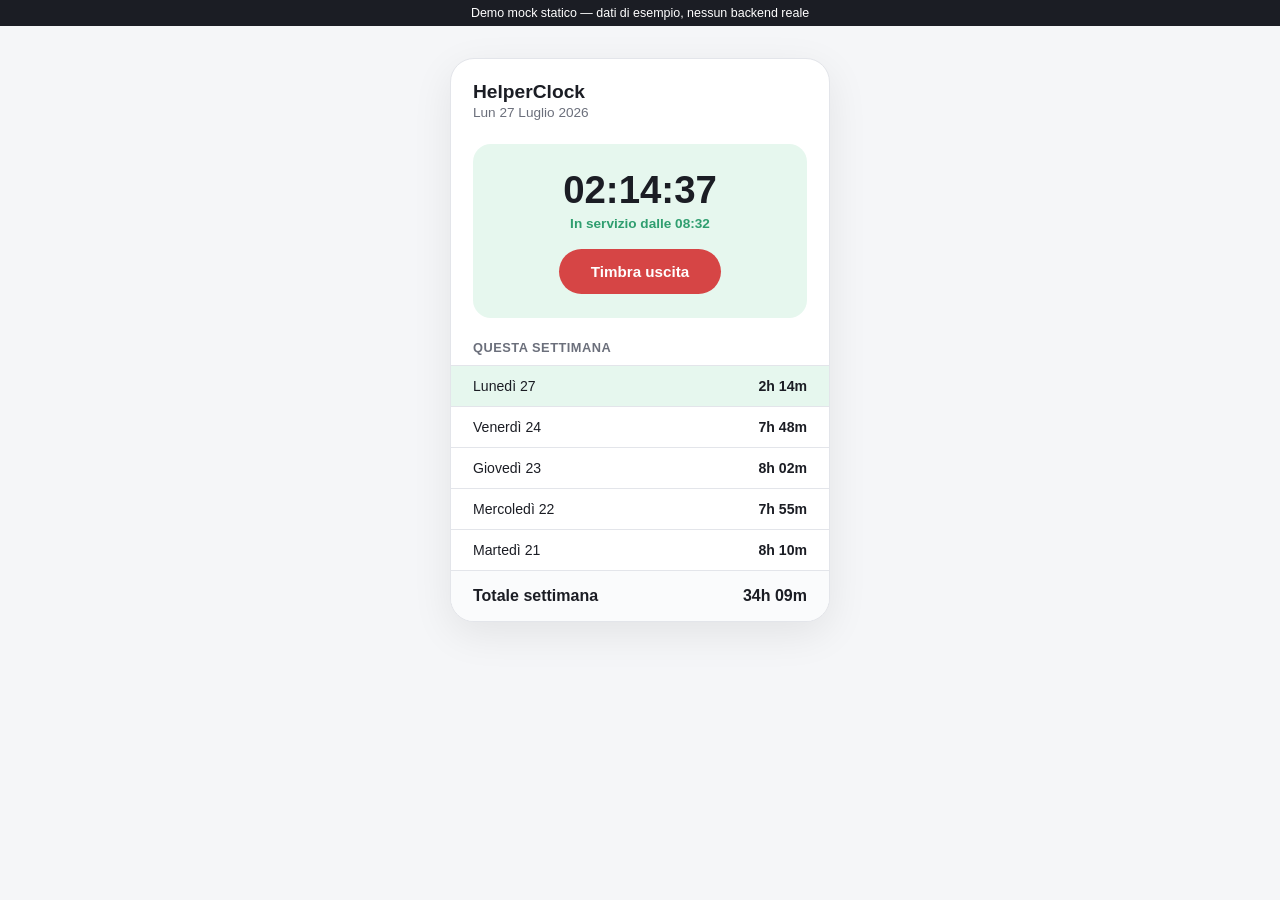
<file: mocks/helperclock/index.html>
<!DOCTYPE html>
<html lang="it">
<head>
<meta charset="UTF-8">
<meta name="viewport" content="width=device-width, initial-scale=1.0">
<title>HelperClock — Demo mock</title>
<style>
  :root {
    --bg: #f5f6f8; --surface: #ffffff; --border: #e3e5ea;
    --text: #1b1d24; --text-dim: #6b6f7b;
    --accent: #2f9e6f; --accent-soft: #e6f7ee;
    --red: #d64545; --red-soft: #fbe9e9;
  }
  * { box-sizing: border-box; margin: 0; padding: 0; }
  body { font-family: -apple-system, 'Segoe UI', Inter, sans-serif; background: var(--bg); color: var(--text); }
  .banner { background: #1b1d24; color: #fff; text-align: center; font-size: 0.78rem; padding: 6px 12px; }

  .phone {
    max-width: 380px; margin: 32px auto; background: var(--surface); border: 1px solid var(--border);
    border-radius: 24px; overflow: hidden; box-shadow: 0 12px 40px rgba(0,0,0,0.08);
  }
  .phone-header { padding: 22px 22px 6px; }
  .phone-header h1 { font-size: 1.2rem; }
  .phone-header p { color: var(--text-dim); font-size: 0.85rem; margin-top: 2px; }

  .clock-card { margin: 18px 22px; background: var(--accent-soft); border-radius: 18px; padding: 24px; text-align: center; }
  .clock-time { font-size: 2.4rem; font-weight: 700; font-variant-numeric: tabular-nums; margin-bottom: 4px; }
  .clock-status { color: var(--accent); font-weight: 600; font-size: 0.85rem; margin-bottom: 18px; }
  .clock-status.off { color: var(--red); }

  .btn { border: none; border-radius: 999px; padding: 14px 32px; font-weight: 700; font-size: 0.95rem; cursor: pointer; }
  .btn-in { background: var(--accent); color: #fff; }
  .btn-out { background: var(--red); color: #fff; }

  .section-title { padding: 0 22px; font-size: 0.8rem; color: var(--text-dim); font-weight: 700; text-transform: uppercase; letter-spacing: 0.04em; margin: 22px 0 10px; }

  .day-row {
    display: flex; justify-content: space-between; align-items: center;
    padding: 12px 22px; border-top: 1px solid var(--border); font-size: 0.88rem;
  }
  .day-row .hours { font-weight: 700; }
  .day-row.today { background: var(--accent-soft); }

  .week-total { display: flex; justify-content: space-between; padding: 16px 22px; background: #fafbfc; border-top: 1px solid var(--border); font-weight: 700; }
</style>
</head>
<body>

<div class="banner">Demo mock statico — dati di esempio, nessun backend reale</div>

<div class="phone">
  <div class="phone-header">
    <h1>HelperClock</h1>
    <p>Lun 27 Luglio 2026</p>
  </div>

  <div class="clock-card">
    <div class="clock-time" id="clockTime">02:14:37</div>
    <div class="clock-status" id="clockStatus">In servizio dalle 08:32</div>
    <button class="btn btn-out" id="clockBtn">Timbra uscita</button>
  </div>

  <div class="section-title">Questa settimana</div>
  <div class="day-row today"><span>Lunedì 27</span><span class="hours" id="todayHours">2h 14m</span></div>
  <div class="day-row"><span>Venerdì 24</span><span class="hours">7h 48m</span></div>
  <div class="day-row"><span>Giovedì 23</span><span class="hours">8h 02m</span></div>
  <div class="day-row"><span>Mercoledì 22</span><span class="hours">7h 55m</span></div>
  <div class="day-row"><span>Martedì 21</span><span class="hours">8h 10m</span></div>

  <div class="week-total"><span>Totale settimana</span><span id="weekTotal">34h 09m</span></div>
</div>

<script>
  let clockedIn = true;
  let seconds = 2 * 3600 + 14 * 60 + 37;

  const timeEl = document.getElementById('clockTime');
  const statusEl = document.getElementById('clockStatus');
  const btnEl = document.getElementById('clockBtn');
  const todayEl = document.getElementById('todayHours');

  function format(s) {
    const h = String(Math.floor(s / 3600)).padStart(2, '0');
    const m = String(Math.floor((s % 3600) / 60)).padStart(2, '0');
    const sec = String(s % 60).padStart(2, '0');
    return `${h}:${m}:${sec}`;
  }

  function formatShort(s) {
    const h = Math.floor(s / 3600);
    const m = Math.floor((s % 3600) / 60);
    return `${h}h ${String(m).padStart(2, '0')}m`;
  }

  setInterval(() => {
    if (clockedIn) {
      seconds += 1;
      timeEl.textContent = format(seconds);
      todayEl.textContent = formatShort(seconds);
    }
  }, 1000);

  btnEl.addEventListener('click', () => {
    clockedIn = !clockedIn;
    if (clockedIn) {
      statusEl.textContent = 'In servizio dalle 08:32';
      statusEl.classList.remove('off');
      btnEl.textContent = 'Timbra uscita';
      btnEl.className = 'btn btn-out';
    } else {
      statusEl.textContent = 'Fuori servizio';
      statusEl.classList.add('off');
      btnEl.textContent = 'Timbra entrata';
      btnEl.className = 'btn btn-in';
    }
  });
</script>

</body>
</html>
</file>
